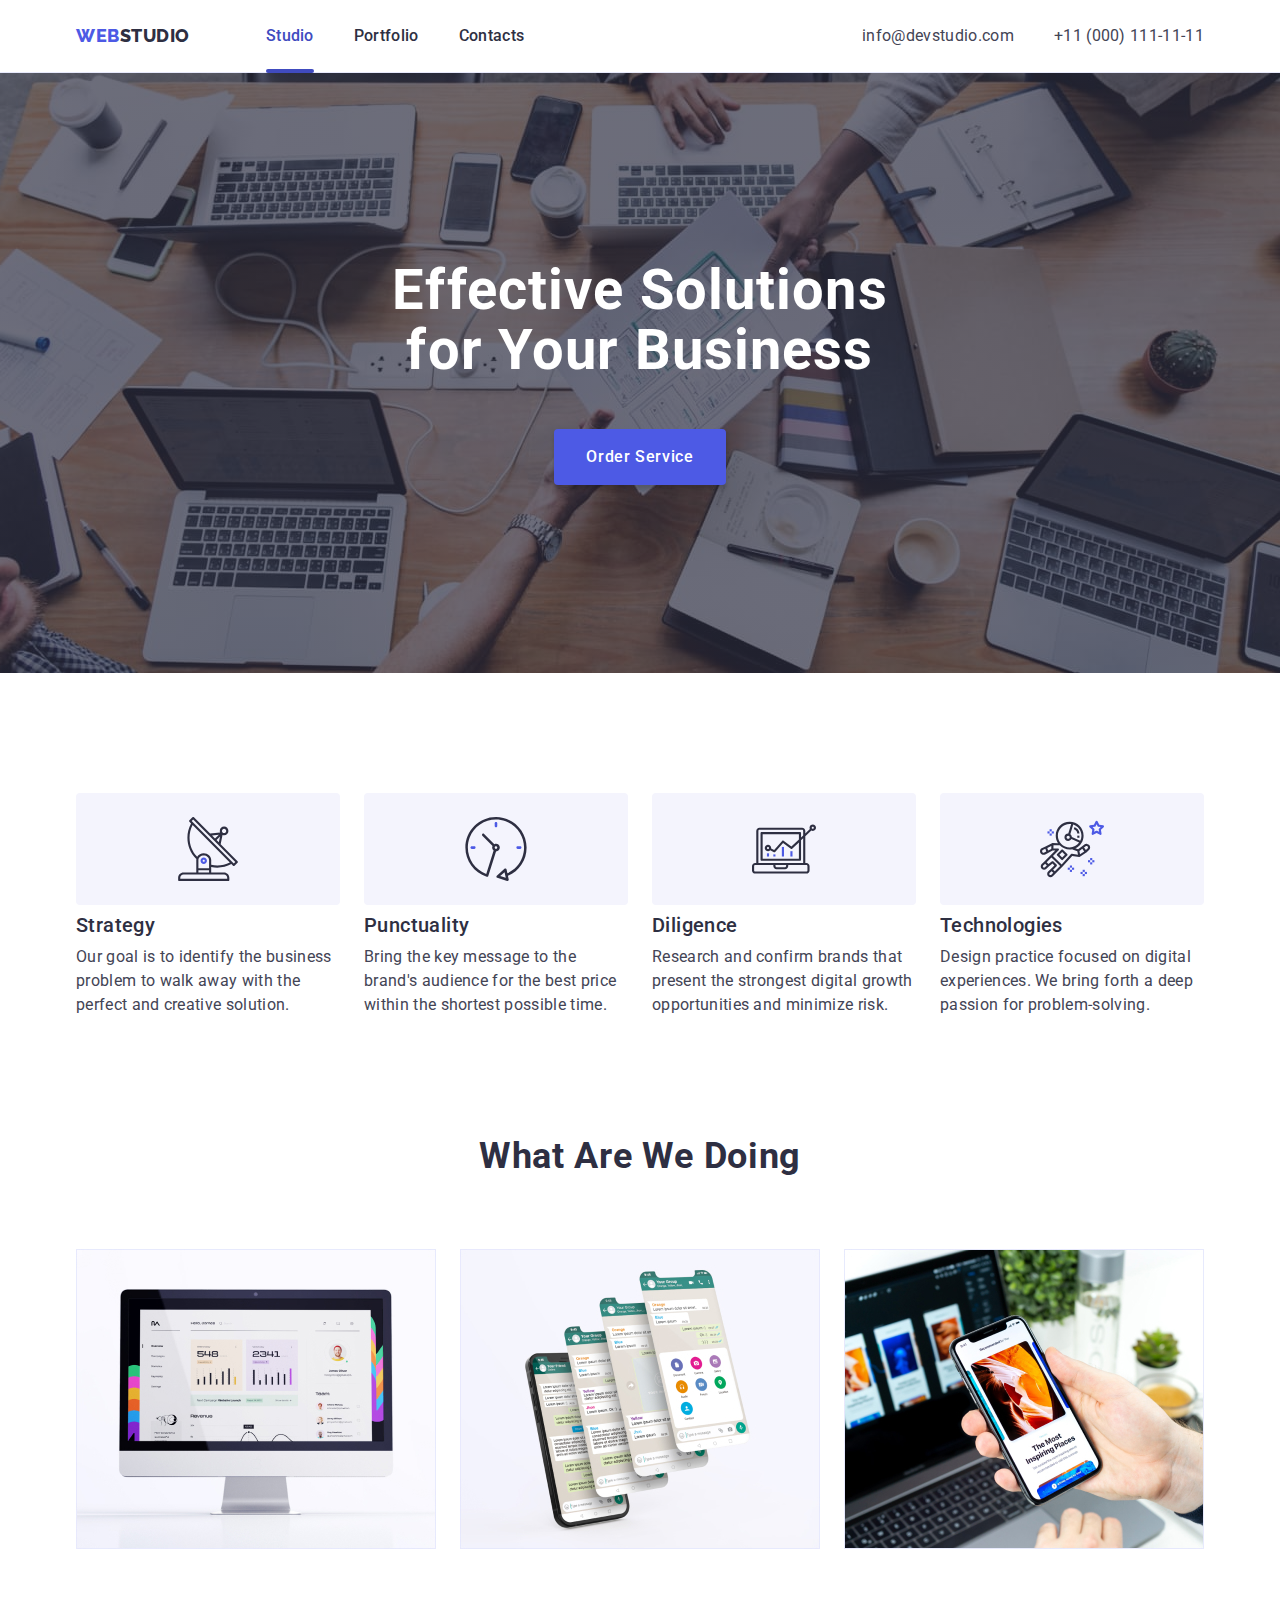
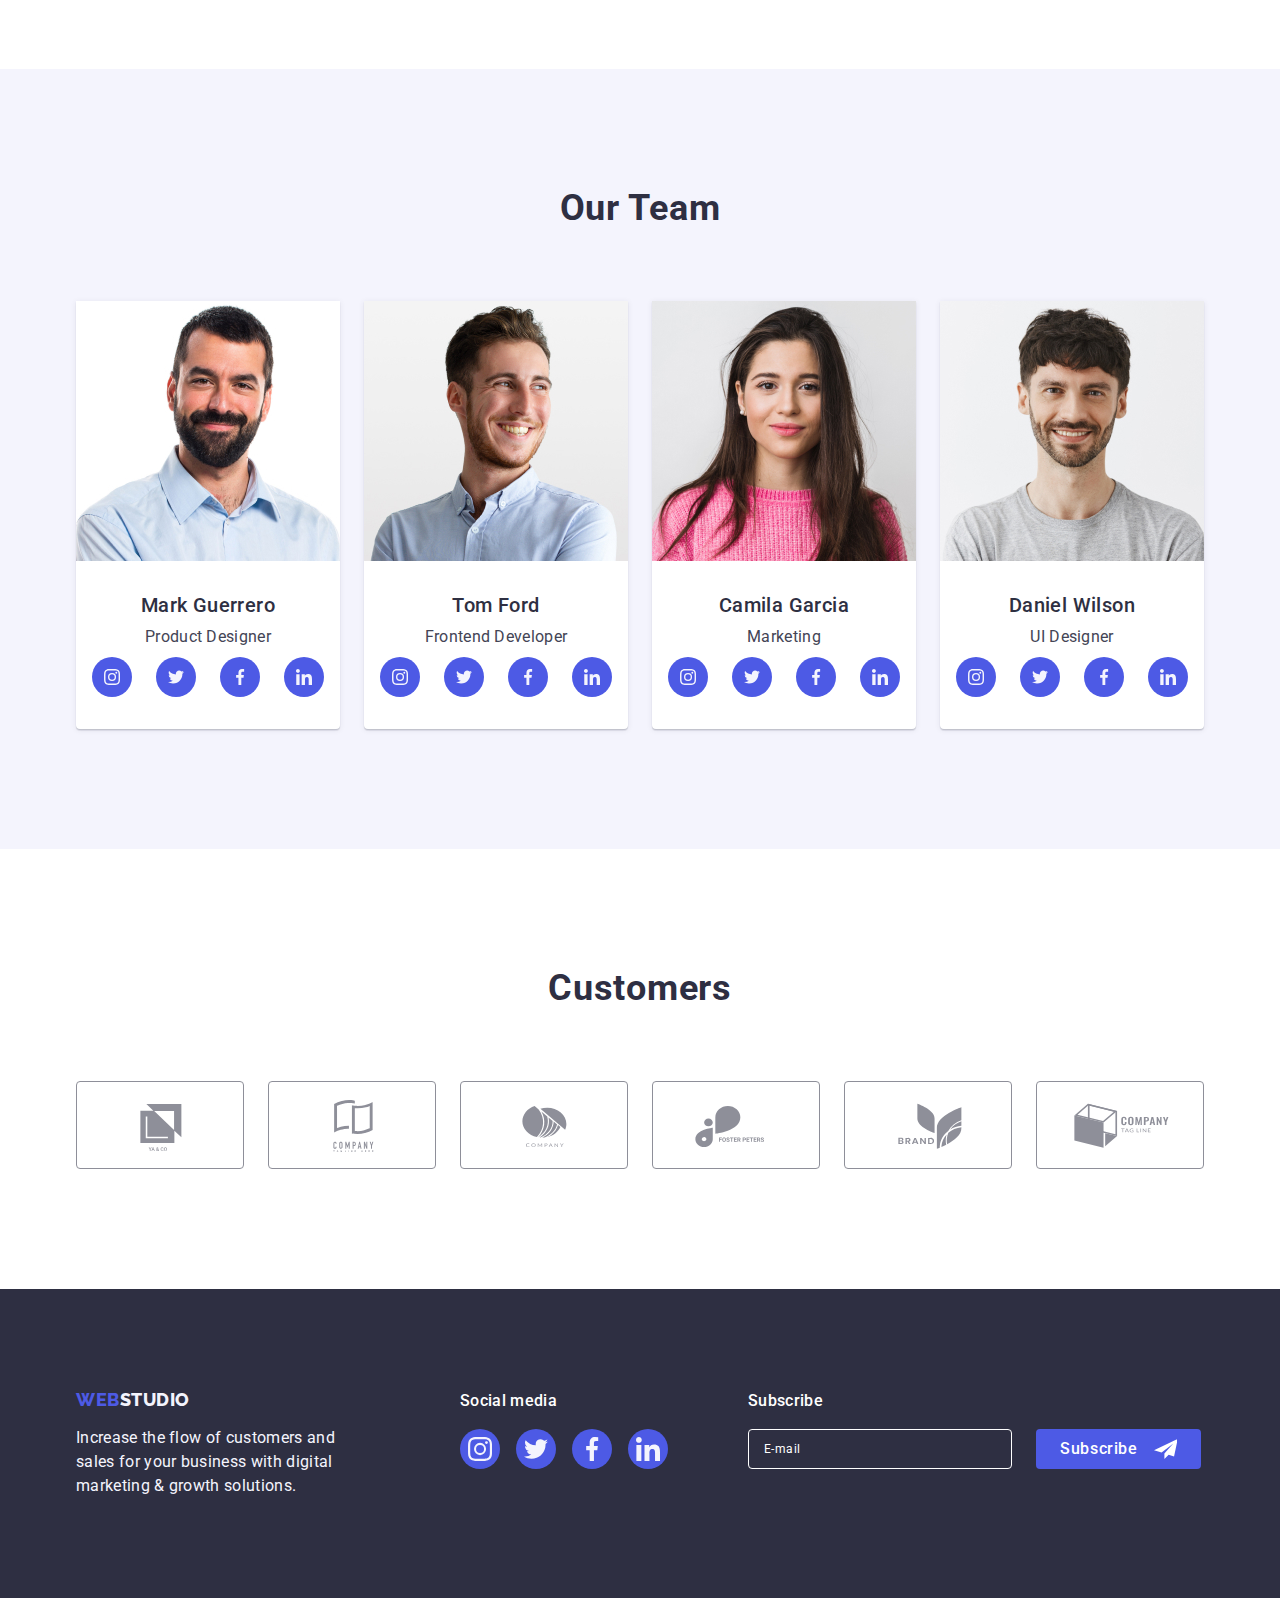
<file: index.html>
<!DOCTYPE html>
<html lang="en">
  <head>
    <meta charset="UTF-8" />
    <meta http-equiv="X-UA-Compatible" content="IE=edge" />
    <meta name="viewport" content="width=device-width, initial-scale=1.0" />
    <title>WebStudio</title>
    <link rel="preconnect" href="https://fonts.googleapis.com" />
    <link rel="preconnect" href="https://fonts.gstatic.com" crossorigin />
    <link
      href="https://fonts.googleapis.com/css2?family=Raleway:wght@800&family=Roboto:wght@400;500;700;900&display=swap"
      rel="stylesheet"
    />
    <link
      rel="stylesheet"
      href="https://cdnjs.cloudflare.com/ajax/libs/modern-normalize/1.1.0/modern-normalize.min.css"
    />
    <link rel="stylesheet" href="./css/styles.css" />
  </head>
  <body>
    <!-- Header -->
    <header class="header-border-color">
      <div class="container main-nav">
        <nav class="main-nav">
          <a href="./index.html" class="link header-web-style"
            >WEB<span class="header-studio-style">Studio</span>
          </a>
          <ul class="list header-list">
            <li class="item">
              <a href="./index.html" class="navi current link">Studio</a>
            </li>
            <li class="item">
              <a href="./portfolio.html" class="navi link">Portfolio</a>
            </li>
            <li class="item">
              <a href="" class="navi link">Contacts</a>
            </li>
          </ul>
        </nav>
        <!-- Addresses -->
        <address class="addresses link">
          <ul class="adrs-ul list">
            <li class="item">
              <a href="mailto:info@devstudio.com" class="addresses link"
                >info@devstudio.com</a
              >
            </li>
            <li class="item">
              <a href="tel:+110001111111" class="addresses link"
                >+11 (000) 111-11-11</a
              >
            </li>
          </ul>
        </address>
      </div>
    </header>
    <!-- Main -->
    <main>
      <!-- Section 1 -->
      <section class="hero-section">
        <div class="container">
          <h1 class="header-hero">Effective Solutions for Your Business</h1>
          <button
            class="order-button-st buttons-cursor"
            type="button"
            data-modal-open
          >
            Order Service
          </button>
        </div>
      </section>
      <!-- Section 2 -->
      <section class="pdng-sections second">
        <div class="container">
          <h2 class="headlines-scnd-rang visually-hidden">Advantages</h2>
          <ul class="list advantages">
            <li class="second-sec-items">
              <div class="second-icons">
                <svg width="64" height="64">
                  <use href="./images/icon.svg#icon-antenna"></use>
                </svg>
              </div>
              <h3 class="headlines-scnd-section">Strategy</h3>
              <p class="scnd-sec-par">
                Our goal is to identify the business problem to walk away with
                the perfect and creative solution.
              </p>
            </li>
            <li class="second-sec-items">
              <div class="second-icons">
                <svg width="64" height="64">
                  <use href="./images/icon.svg#icon-clock"></use>
                </svg>
              </div>
              <h3 class="headlines-scnd-section">Punctuality</h3>
              <p class="scnd-sec-par">
                Bring the key message to the brand's audience for the best price
                within the shortest possible time.
              </p>
            </li>
            <li class="second-sec-items icon-diagram">
              <div class="second-icons">
                <svg width="64" height="64">
                  <use href="./images/icon.svg#icon-diagram"></use>
                </svg>
              </div>
              <h3 class="headlines-scnd-section">Diligence</h3>
              <p class="scnd-sec-par">
                Research and confirm brands that present the strongest digital
                growth opportunities and minimize risk.
              </p>
            </li>
            <li class="second-sec-items icon-astronaut">
              <div class="second-icons">
                <svg width="64" height="64">
                  <use href="./images/icon.svg#icon-astronaut"></use>
                </svg>
              </div>
              <h3 class="headlines-scnd-section">Technologies</h3>
              <p class="scnd-sec-par">
                Design practice focused on digital experiences. We bring forth a
                deep passion for problem-solving.
              </p>
            </li>
          </ul>
        </div>
      </section>
      <!-- Section 3 -->
      <section class="pdng-sections thrd">
        <div class="container">
          <h2 class="headlines-scnd-rang thrd-sec">What are we doing</h2>
          <ul class="list index-imgs">
            <li class="index-imgs-width">
              <img src="./images/img1.jpg" alt="computer" width="360" />
            </li>
            <li class="index-imgs-width">
              <img src="./images/img2.jpg" alt="layers of screen" width="360" />
            </li>
            <li class="index-imgs-width">
              <img src="./images/img3.jpg" alt="phone" width="360" />
            </li>
          </ul>
        </div>
      </section>
      <!-- Section 4 -->
      <section class="team-section">
        <div class="container">
          <h2 class="headlines-scnd-rang our-team-headline">Our Team</h2>
          <ul class="list index-imgs">
            <li class="our-team">
              <img src="./images/img-mark.jpg" alt="Mark's photo" width="264" />
              <div class="team-sec-div">
                <h3 class="thrd-rang-headlines team-names">Mark Guerrero</h3>
                <p class="scnd-sec-par teams-par">Product Designer</p>
                <ul class="team-list">
                  <li class="team-item">
                    <a href="" class="team-links">
                      <svg class="team-svg" width="16" height="16">
                        <use href="./images/icon.svg#icon-instagram"></use>
                      </svg>
                    </a>
                  </li>
                  <li class="team-item">
                    <a href="" class="team-links">
                      <svg class="team-svg" width="16" height="16">
                        <use href="./images/icon.svg#icon-twitter"></use>
                      </svg>
                    </a>
                  </li>
                  <li class="team-item">
                    <a href="" class="team-links">
                      <svg class="team-svg" width="16" height="16">
                        <use href="./images/icon.svg#icon-facebook"></use>
                      </svg>
                    </a>
                  </li>
                  <li class="team-item">
                    <a href="" class="team-links">
                      <svg class="team-svg" width="16" height="16">
                        <use href="./images/icon.svg#icon-linkedin"></use>
                      </svg>
                    </a>
                  </li>
                </ul>
              </div>
            </li>
            <li class="our-team">
              <img src="./images/img-tom.jpg" alt="Tom's photo" width="264" />
              <div class="team-sec-div">
                <h3 class="thrd-rang-headlines team-names">Tom Ford</h3>
                <p class="scnd-sec-par teams-par">Frontend Developer</p>
                <ul class="team-list">
                  <li class="team-item">
                    <a href="" class="team-links">
                      <svg class="team-svg" width="16" height="16">
                        <use href="./images/icon.svg#icon-instagram"></use>
                      </svg>
                    </a>
                  </li>
                  <li class="team-item">
                    <a href="" class="team-links">
                      <svg class="team-svg" width="16" height="16">
                        <use href="./images/icon.svg#icon-twitter"></use>
                      </svg>
                    </a>
                  </li>
                  <li class="team-item">
                    <a href="" class="team-links">
                      <svg class="team-svg" width="16" height="16">
                        <use href="./images/icon.svg#icon-facebook"></use>
                      </svg>
                    </a>
                  </li>
                  <li class="team-item">
                    <a href="" class="team-links">
                      <svg class="team-svg" width="16" height="16">
                        <use href="./images/icon.svg#icon-linkedin"></use>
                      </svg>
                    </a>
                  </li>
                </ul>
              </div>
            </li>
            <li class="our-team">
              <img
                src="./images/img-camila.jpg"
                alt="Camila's photo"
                width="264"
              />
              <div class="team-sec-div">
                <h3 class="thrd-rang-headlines team-names">Camila Garcia</h3>
                <p class="scnd-sec-par teams-par">Marketing</p>
                <ul class="team-list">
                  <li class="team-item">
                    <a href="" class="team-links">
                      <svg class="team-svg" width="16" height="16">
                        <use href="./images/icon.svg#icon-instagram"></use>
                      </svg>
                    </a>
                  </li>
                  <li class="team-item">
                    <a href="" class="team-links">
                      <svg class="team-svg" width="16" height="16">
                        <use href="./images/icon.svg#icon-twitter"></use>
                      </svg>
                    </a>
                  </li>
                  <li class="team-item">
                    <a href="" class="team-links">
                      <svg class="team-svg" width="16" height="16">
                        <use href="./images/icon.svg#icon-facebook"></use>
                      </svg>
                    </a>
                  </li>
                  <li class="team-item">
                    <a href="" class="team-links">
                      <svg class="team-svg" width="16" height="16">
                        <use href="./images/icon.svg#icon-linkedin"></use>
                      </svg>
                    </a>
                  </li>
                </ul>
              </div>
            </li>
            <li class="our-team">
              <img
                src="./images/img-daniel.jpg"
                alt="Daniel's photo"
                width="264"
              />
              <div class="team-sec-div">
                <h3 class="thrd-rang-headlines team-names">Daniel Wilson</h3>
                <p class="scnd-sec-par teams-par">UI Designer</p>
                <ul class="team-list">
                  <li class="team-item">
                    <a href="" class="team-links">
                      <svg class="team-svg" width="16" height="16">
                        <use href="./images/icon.svg#icon-instagram"></use>
                      </svg>
                    </a>
                  </li>
                  <li class="team-item">
                    <a href="" class="team-links">
                      <svg class="team-svg" width="16" height="16">
                        <use href="./images/icon.svg#icon-twitter"></use>
                      </svg>
                    </a>
                  </li>
                  <li class="team-item">
                    <a href="" class="team-links">
                      <svg class="team-svg" width="16" height="16">
                        <use href="./images/icon.svg#icon-facebook"></use>
                      </svg>
                    </a>
                  </li>
                  <li class="team-item">
                    <a href="" class="team-links">
                      <svg class="team-svg" width="16" height="16">
                        <use href="./images/icon.svg#icon-linkedin"></use>
                      </svg>
                    </a>
                  </li>
                </ul>
              </div>
            </li>
          </ul>
        </div>
      </section>
      <!-- Section 5 -->
      <section class="fifth-sec">
        <div class="container">
          <h2 class="headlines-scnd-rang customrers-headline">Customers</h2>
          <ul class="customers-list">
            <li class="customers-item">
              <a href="" class="customers-link">
                <svg class="customers-size" width="104" height="56">
                  <use href="./images/icon.svg#icon-client-one"></use>
                </svg>
              </a>
            </li>
            <li class="customers-item">
              <a href="" class="customers-link">
                <svg class="customers-size" width="104" height="56">
                  <use href="./images/icon.svg#icon-client-two"></use>
                </svg>
              </a>
            </li>
            <li class="customers-item">
              <a href="" class="customers-link">
                <svg class="customers-size" width="104" height="56">
                  <use href="./images/icon.svg#icon-client-three"></use>
                </svg>
              </a>
            </li>
            <li class="customers-item">
              <a href="" class="customers-link">
                <svg class="customers-size" width="104" height="56">
                  <use href="./images/icon.svg#icon-client-four"></use>
                </svg>
              </a>
            </li>
            <li class="customers-item">
              <a href="" class="customers-link">
                <svg class="customers-size" width="104" height="56">
                  <use href="./images/icon.svg#icon-client-five"></use>
                </svg>
              </a>
            </li>
            <li class="customers-item">
              <a href="" class="customers-link">
                <svg class="customers-size" width="104" height="56">
                  <use href="./images/icon.svg#icon-client-six"></use>
                </svg>
              </a>
            </li>
          </ul>
        </div>
      </section>
    </main>
    <!-- Footer -->
    <footer class="footer-color">
      <div class="container footer-flex">
        <div class="footer-social-medias">
          <a class="footer-logo-web link" href="./index.html"
            >WEB<span class="footer-studio-style">Studio</span>
          </a>
          <p class="footer-par">
            Increase the flow of customers and sales for your business with
            digital marketing & growth solutions.
          </p>
        </div>
        <div class="social-media-box">
          <p class="footer-soc-head">Social media</p>
          <ul class="social-links-flex">
            <li class="footer-item">
              <a href="" class="footer-links"
                ><svg class="footer-social" width="24" height="24">
                  <use href="./images/icon.svg#icon-instagram"></use>
                </svg>
              </a>
            </li>
            <li class="footer-item">
              <a href="" class="footer-links"
                ><svg class="footer-social" width="24" height="24">
                  <use href="./images/icon.svg#icon-twitter"></use>
                </svg>
              </a>
            </li>
            <li class="footer-item">
              <a href="" class="footer-links"
                ><svg class="footer-social" width="24" height="24">
                  <use href="./images/icon.svg#icon-facebook"></use>
                </svg>
              </a>
            </li>
            <li class="footer-item">
              <a href="" class="footer-links">
                <svg class="footer-social" width="24" height="24">
                  <use href="./images/icon.svg#icon-linkedin"></use>
                </svg>
              </a>
            </li>
          </ul>
        </div>
        <div>
          <p class="footer-soc-head">Subscribe</p>
          <form class="footer-form">
            <label class="info-label">
              <input
                type="email"
                name="email"
                class="footer-input"
                placeholder=" "
              />
              <span class="email-span">E-mail</span>
            </label>
            <button type="submit" class="footer-sub-btn buttons-cursor">
              Subscribe
            </button>
          </form>
        </div>
      </div>
    </footer>
    <!-- Backdrop -->
    <div class="backdrop is-hidden" data-modal>
      <div class="modal">
        <button class="modal-close-btn" type="button" data-modal-close>
          <svg class="close-btn-svg" width="8" height="8">
            <use href="./images/icon.svg#icon-close-btn"></use>
          </svg>
        </button>
        <strong class="strong-modal"
          >Leave your contacts and we will call you back</strong
        >
        <form name="contacts" class="form">
          <div class="form-field">
            <label for="name" class="form-label">Name</label>
            <div class="modal-input-box">
              <input
                class="modal-input"
                type="text"
                name="name"
                id="name"
                required
                minlength="5"
                placeholder=" "
              />
              <svg class="modal-icon" width="18" height="24">
                <use href="./images/icon.svg#icon-person"></use>
              </svg>
            </div>
          </div>

          <div class="form-field">
            <label for="phone" class="form-label">Phone</label>
            <div class="modal-input-box">
              <input
                class="modal-input"
                type="tel"
                name="phone"
                id="phone"
                placeholder=" "
              />
              <svg class="modal-icon" width="18" height="24">
                <use href="./images/icon.svg#icon-phone"></use>
              </svg>
            </div>
          </div>

          <div class="form-field">
            <label for="email" class="form-label">Email</label>
            <div class="modal-input-box">
              <input
                class="modal-input"
                type="email"
                name="email"
                id="email"
                placeholder=" "
              />
              <svg class="modal-icon" width="18" height="24">
                <use href="./images/icon.svg#icon-email"></use>
              </svg>
            </div>
          </div>

          <label for="comment" class="form-label">Comment</label>
          <textarea
            class="form-textarea"
            name="comment"
            id="comment"
            rows="5"
            placeholder="Text input"
          ></textarea>

          <label class="privacy-modal">
            <input
              type="checkbox"
              name="privacy"
              value="privacy"
              class="privacy-box"
              required
            />
            <span class="privacy-modal-text"
              >I accept the terms and conditions of the
              <a class="privacy-modal-link" href="">Privacy Policy</a></span
            >
          </label>

          <button class="modal-sub-btn buttons-cursor" type="submit">
            Send
          </button>
        </form>
      </div>
    </div>
    <script src="./js/modal.js"></script>
  </body>
</html>
</file>
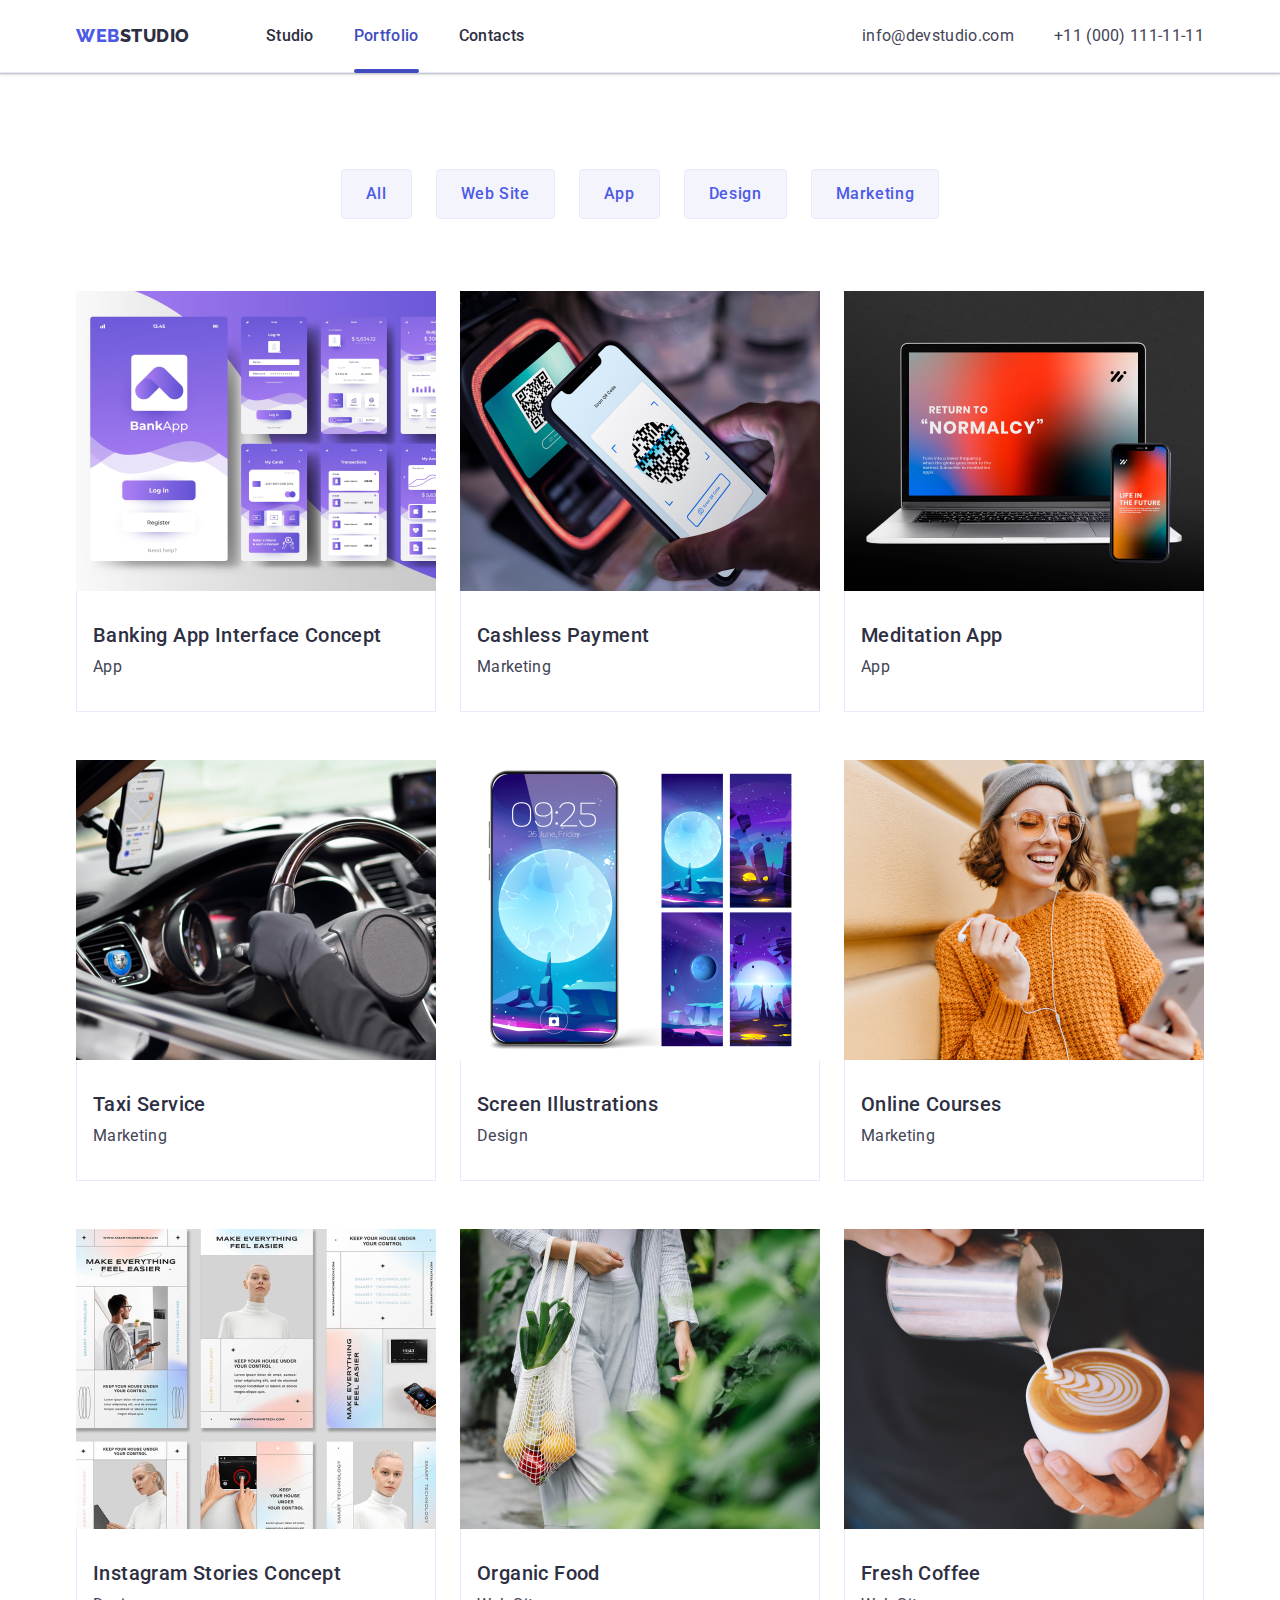
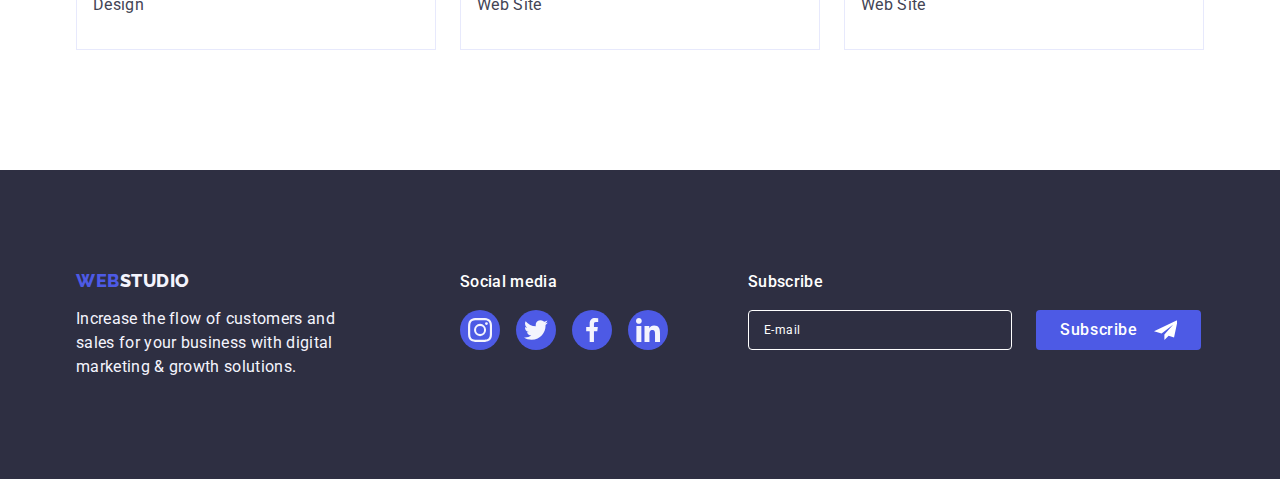
<file: portfolio.html>
<!DOCTYPE html>
<html lang="en">
  <head>
    <meta charset="UTF-8" />
    <meta http-equiv="X-UA-Compatible" content="IE=edge" />
    <meta name="viewport" content="width=device-width, initial-scale=1.0" />
    <title>Portfolio</title>
    <link rel="preconnect" href="https://fonts.googleapis.com" />
    <link rel="preconnect" href="https://fonts.gstatic.com" crossorigin />
    <link
      href="https://fonts.googleapis.com/css2?family=Raleway:wght@800&family=Roboto:wght@400;500;700;900&display=swap"
      rel="stylesheet"
    />
    <link
      rel="stylesheet"
      href="https://cdnjs.cloudflare.com/ajax/libs/modern-normalize/1.1.0/modern-normalize.min.css"
    />
    <link rel="stylesheet" href="./css/styles.css" />
  </head>
  <body>
    <!-- Header -->
    <header class="header-border-color">
      <div class="container main-nav">
        <nav class="main-nav">
          <a href="./index.html" class="link header-web-style"
            >WEB<span class="header-studio-style">Studio</span>
          </a>
          <ul class="list header-list">
            <li class="item">
              <a href="./index.html" class="navi link">Studio</a>
            </li>
            <li class="item">
              <a href="./portfolio.html" class="navi current link">Portfolio</a>
            </li>
            <li class="item"><a href="" class="navi link">Contacts</a></li>
          </ul>
        </nav>
        <!-- Addresses -->
        <address class="addresses link">
          <ul class="adrs-ul list">
            <li class="item">
              <a href="mailto:info@devstudio.com" class="addresses link"
                >info@devstudio.com</a
              >
            </li>
            <li class="item">
              <a href="tel:+110001111111" class="addresses link"
                >+11 (000) 111-11-11</a
              >
            </li>
          </ul>
        </address>
      </div>
    </header>
    <!-- Main -->
    <main>
      <!-- Section -->
      <section class="section">
        <div class="container">
          <h1 hidden>Filters</h1>
          <ul class="list port-btn">
            <li class="btn-item">
              <button class="buttons buttons-cursor" type="button">All</button>
            </li>
            <li class="btn-item">
              <button class="buttons buttons-cursor" type="button">
                Web Site
              </button>
            </li>
            <li class="btn-item">
              <button class="buttons buttons-cursor" type="button">App</button>
            </li>
            <li class="btn-item">
              <button class="buttons buttons-cursor" type="button">
                Design
              </button>
            </li>
            <li class="btn-item">
              <button class="buttons buttons-cursor" type="button">
                Marketing
              </button>
            </li>
          </ul>
          <ul class="list apps-imgs">
            <li class="filters-mrgns">
              <a href="" class="link portfolio-link">
                <div class="portfolio-hover">
                  <img
                    src="./images/portfolio/img-app.jpg"
                    alt="Banking App"
                    width="360"
                  />
                  <div class="portf-hover-text">
                    <p>
                      14 Stylish and User-Friendly App Design Concepts · Task
                      Manager App · Calorie Tracker App · Exotic Fruit Ecommerce
                      App · Cloud Storage App
                    </p>
                  </div>
                </div>
                <div class="app-pdng">
                  <h2 class="port-scnd-headlines">
                    Banking App Interface Concept
                  </h2>
                  <p class="portfolio-par">App</p>
                </div>
              </a>
            </li>
            <li class="filters-mrgns">
              <a href="" class="link portfolio-link">
                <div class="portfolio-hover">
                  <img
                    src="./images/portfolio/img-nfc.jpg"
                    alt="nfc"
                    width="360"
                  />
                  <div class="portf-hover-text">
                    <p>
                      14 Stylish and User-Friendly App Design Concepts · Task
                      Manager App · Calorie Tracker App · Exotic Fruit Ecommerce
                      App · Cloud Storage App
                    </p>
                  </div>
                </div>
                <div class="app-pdng">
                  <h2 class="port-scnd-headlines">Cashless Payment</h2>
                  <p class="portfolio-par">Marketing</p>
                </div></a
              >
            </li>
            <li class="filters-mrgns">
              <a href="" class="link portfolio-link">
                <div class="portfolio-hover">
                  <img
                    src="./images/portfolio/img-meditation-app.jpg"
                    alt="meditation app"
                    width="360"
                  />
                  <div class="portf-hover-text">
                    <p>
                      14 Stylish and User-Friendly App Design Concepts · Task
                      Manager App · Calorie Tracker App · Exotic Fruit Ecommerce
                      App · Cloud Storage App
                    </p>
                  </div>
                </div>
                <div class="app-pdng">
                  <h2 class="port-scnd-headlines">Meditation App</h2>
                  <p class="portfolio-par">App</p>
                </div></a
              >
            </li>
            <li class="filters-mrgns">
              <a href="" class="link portfolio-link">
                <div class="portfolio-hover">
                  <img
                    src="./images/portfolio/img-taxi.jpg"
                    alt="driver"
                    width="360"
                  />
                  <div class="portf-hover-text">
                    <p>
                      14 Stylish and User-Friendly App Design Concepts · Task
                      Manager App · Calorie Tracker App · Exotic Fruit Ecommerce
                      App · Cloud Storage App
                    </p>
                  </div>
                </div>
                <div class="app-pdng">
                  <h2 class="port-scnd-headlines">Taxi Service</h2>
                  <p class="portfolio-par">Marketing</p>
                </div></a
              >
            </li>
            <li class="filters-mrgns">
              <a href="" class="link portfolio-link">
                <div class="portfolio-hover">
                  <img
                    src="./images/portfolio/img-purple-screens.jpg"
                    alt="purple screens"
                    width="360"
                  />
                  <div class="portf-hover-text">
                    <p>
                      14 Stylish and User-Friendly App Design Concepts · Task
                      Manager App · Calorie Tracker App · Exotic Fruit Ecommerce
                      App · Cloud Storage App
                    </p>
                  </div>
                </div>
                <div class="app-pdng">
                  <h2 class="port-scnd-headlines">Screen Illustrations</h2>
                  <p class="portfolio-par">Design</p>
                </div></a
              >
            </li>
            <li class="filters-mrgns">
              <a href="" class="link portfolio-link">
                <div class="portfolio-hover">
                  <img
                    src="./images/portfolio/img-girl-orange.jpg"
                    alt="Girl in orange sweater"
                    width="360"
                  />
                  <div class="portf-hover-text">
                    <p>
                      14 Stylish and User-Friendly App Design Concepts · Task
                      Manager App · Calorie Tracker App · Exotic Fruit Ecommerce
                      App · Cloud Storage App
                    </p>
                  </div>
                </div>
                <div class="app-pdng">
                  <h2 class="port-scnd-headlines">Online Courses</h2>
                  <p class="portfolio-par">Marketing</p>
                </div></a
              >
            </li>
            <li class="filters-mrgns">
              <a href="" class="link portfolio-link">
                <div class="portfolio-hover">
                  <img
                    src="./images/portfolio/img-design-conception.jpg"
                    alt="design conception"
                    width="360"
                  />
                  <div class="portf-hover-text">
                    <p>
                      14 Stylish and User-Friendly App Design Concepts · Task
                      Manager App · Calorie Tracker App · Exotic Fruit Ecommerce
                      App · Cloud Storage App
                    </p>
                  </div>
                </div>
                <div class="app-pdng">
                  <h2 class="port-scnd-headlines">Instagram Stories Concept</h2>
                  <p class="portfolio-par">Design</p>
                </div></a
              >
            </li>
            <li class="filters-mrgns">
              <a href="" class="link portfolio-link">
                <div class="portfolio-hover">
                  <img
                    src="./images/portfolio/img-vegetables-in-bag.jpg"
                    alt="vegetables in bag"
                    width="360"
                  />
                  <div class="portf-hover-text">
                    <p>
                      14 Stylish and User-Friendly App Design Concepts · Task
                      Manager App · Calorie Tracker App · Exotic Fruit Ecommerce
                      App · Cloud Storage App
                    </p>
                  </div>
                </div>
                <div class="app-pdng">
                  <h2 class="port-scnd-headlines">Organic Food</h2>
                  <p class="portfolio-par">Web Site</p>
                </div></a
              >
            </li>
            <li class="filters-mrgns">
              <a href="" class="link portfolio-link">
                <div class="portfolio-hover">
                  <img
                    src="./images/portfolio/img-making-latte.jpg"
                    alt="Making latte"
                    width="360"
                  />
                  <div class="portf-hover-text">
                    <p>
                      14 Stylish and User-Friendly App Design Concepts · Task
                      Manager App · Calorie Tracker App · Exotic Fruit Ecommerce
                      App · Cloud Storage App
                    </p>
                  </div>
                </div>
                <div class="app-pdng">
                  <h2 class="port-scnd-headlines">Fresh Coffee</h2>
                  <p class="portfolio-par">Web Site</p>
                </div></a
              >
            </li>
          </ul>
        </div>
      </section>
    </main>
    <!-- Footer -->
    <footer class="footer-color">
      <div class="container footer-flex">
        <div class="footer-social-medias">
          <a class="footer-logo-web link" href="./index.html"
            >WEB<span class="footer-studio-style">Studio</span>
          </a>
          <p class="footer-par">
            Increase the flow of customers and sales for your business with
            digital marketing & growth solutions.
          </p>
        </div>
        <div class="social-media-box">
          <p class="footer-soc-head">Social media</p>
          <ul class="social-links-flex">
            <li class="footer-item">
              <a href="" class="footer-links"
                ><svg class="footer-social" width="24" height="24">
                  <use href="./images/icon.svg#icon-instagram"></use>
                </svg>
              </a>
            </li>
            <li class="footer-item">
              <a href="" class="footer-links"
                ><svg class="footer-social" width="24" height="24">
                  <use href="./images/icon.svg#icon-twitter"></use>
                </svg>
              </a>
            </li>
            <li class="footer-item">
              <a href="" class="footer-links"
                ><svg class="footer-social" width="24" height="24">
                  <use href="./images/icon.svg#icon-facebook"></use>
                </svg>
              </a>
            </li>
            <li class="footer-item">
              <a href="" class="footer-links">
                <svg class="footer-social" width="24" height="24">
                  <use href="./images/icon.svg#icon-linkedin"></use>
                </svg>
              </a>
            </li>
          </ul>
        </div>
        <div>
          <p class="footer-soc-head">Subscribe</p>
          <form class="footer-form">
            <label class="info-label">
              <input type="email" class="footer-input" placeholder=" " />
              <span class="email-span">E-mail</span>
            </label>
            <button type="submit" class="footer-sub-btn buttons-cursor">
              Subscribe
            </button>
          </form>
        </div>
      </div>
    </footer>
  </body>
</html>
</file>
<file: css/styles.css>
:root {
  --modal-window: #fcfcfc;
  --order-button-color: #4d5ae5;
  --pressed-state: #404bbf;
  --header-team-card-background: #ffffff;
  --headline-color: #2e2f42;
  --par-color: #434455;
  --accent-color: #e7e9fc;
  --light-mode-dialogs: #f4f4fd;
  --success-color: #31d0aa;
  --light-slate: #8e8f99;
  --customers-color: #afb1b8;
  --font-weight-regular: 400;
  --font-weight-medium: 500;
  --font-weight-bold: 700;
  --font-weight-raleway-ex-bold: 800;
  --font-weight-extra-bold: 900;
  --transition-timing-function: cubic-bezier(0.4, 0, 0.2, 1);
}
body {
  font-family: "Roboto", sans-serif;
  color: var(--par-color);
  background-color: var(--header-team-card-background);
}

img {
  display: block;
}

/*#region Container */
.container {
  width: 1158px;
  padding: 0 15px;
  margin: 0 auto;
}

.visually-hidden {
  position: absolute;
  white-space: nowrap;
  width: 1px;
  height: 1px;
  overflow: hidden;
  border: 0;
  padding: 0;
  clip: rect(0 0 0 0);
  clip-path: inset(50%);
  margin: -1px;
}
/*#endregion Container */

/*#region Uti */

.link {
  text-decoration: none;
}

.list {
  list-style: none;
  margin: 0;
  padding: 0;
}

.buttons-cursor {
  cursor: pointer;
}
/*#endregion Uti */

/*#region header */

.header-border-color {
  display: flex;
  border-bottom: 1px solid var(--accent-color);
  background-color: var(--header-team-card-background);
  box-shadow: 0px 2px 1px rgba(46, 47, 66, 0.08),
    0px 1px 1px rgba(46, 47, 66, 0.16), 0px 1px 6px rgba(46, 47, 66, 0.08);
}

.header-web-style {
  color: var(--order-button-color);
  font-family: "Raleway", sans-serif;
  font-weight: var(--font-weight-raleway-ex-bold);
  font-size: 18px;
  line-height: 1.17;
  letter-spacing: 0.03em;
  text-transform: uppercase;
  margin-right: 76px;
}

.header-studio-style {
  color: var(--headline-color);
  line-height: 1.17;
  letter-spacing: 0.03em;
  text-transform: uppercase;
}

/* Header logo */

.main-nav {
  display: flex;
  align-items: center;
}

/* header-nav */

.header-list {
  display: flex;
  gap: 40px;
}

.navi {
  position: relative;
}

.navi::after {
  content: "";
  position: absolute;
  bottom: -1px;
  left: 0;

  width: 100%;
  height: 4px;

  border-radius: 2px;

  transform: scaleX(0);
  transition: background-color 250ms var(--transition-timing-function),
    transform 250ms var(--transition-timing-function);
}

.navi.current::after,
.navi:hover::after,
.navi:focus::after {
  background-color: var(--pressed-state);
  transform: scaleX(1);
}

.header-list .navi.link {
  display: block;
  padding-top: 24px;
  padding-bottom: 24px;

  font-weight: 500;
  font-size: 16px;
  line-height: 1.5;
  letter-spacing: 0.02em;
  color: var(--headline-color);

  transition: color 250ms var(--transition-timing-function);
}

.navi.link:active,
.navi.link:focus,
.navi.link:hover {
  color: var(--pressed-state);
}

.header-list .navi.current {
  color: var(--pressed-state);
}

/* header address */

/* Contacts */

.addresses {
  margin-left: auto;
}

.adrs-ul {
  display: flex;
  gap: 40px;
}

.addresses.link {
  font-style: normal;
  font-weight: var(--font-weight-regular);
  font-size: 16px;
  line-height: 1.5;
  letter-spacing: 0.02em;
  color: var(--par-color);

  transition: color 250ms var(--transition-timing-function);
}
.addresses.link:hover,
.addresses.link:active,
.addresses.link:focus {
  color: var(--pressed-state);
}

/*#endregion header */

/*#region 1st section */

.hero-section {
  max-width: 1440px;
  height: 600px;
  background-color: var(--headline-color);
  background-image: linear-gradient(
      rgba(46, 47, 66, 0.7),
      rgba(46, 47, 66, 0.7)
    ),
    url("../images/hero-dark-bg.jpg");
  background-position: center;
  background-repeat: no-repeat;
  background-size: cover;

  text-align: center;
  padding-top: 188px;
  padding-bottom: 188px;
  margin-left: auto;
  margin-right: auto;
}

.header-hero {
  margin-bottom: 48px;
  margin-top: 0;
  max-width: 496px;
  margin-left: auto;
  margin-right: auto;
  font-weight: var(--font-weight-bold);
  font-size: 56px;
  line-height: 1.07;
  letter-spacing: 0.02em;
  color: var(--header-team-card-background);
}

.order-button-st {
  display: block;
  padding: 16px 32px;
  margin-left: auto;
  margin-right: auto;
  min-width: 169px;
  font-family: "Roboto", sans-serif;
  background: var(--order-button-color);
  border-radius: 4px;
  border: 0px;
  box-shadow: 0px 4px 4px rgba(0, 0, 0, 0.15);

  font-weight: var(--font-weight-medium);
  font-size: 16px;
  line-height: 1.5;
  letter-spacing: 0.04em;
  color: var(--header-team-card-background);

  transition: background-color 250ms var(--transition-timing-function);
}

.order-button-st:hover,
.order-button-st:focus {
  background: var(--pressed-state);
}

/*#endregion 1st section */

/*#region section 2 */

.pdng-sections.second {
  padding-top: 120px;
  padding-bottom: 120px;
}

.headlines-scnd-section {
  margin-top: 0;
  margin-bottom: 8px;
  font-weight: var(--font-weight-medium);
  font-size: 20px;
  line-height: 1.2;
  letter-spacing: 0.02em;
  color: var(--headline-color);
}

.advantages {
  display: flex;
  gap: 24px;
}

.second-sec-items {
  width: calc((100% - 72px) / 4);
}

.second-icons {
  display: flex;
  width: 264px;
  height: 112px;
  background-color: var(--light-mode-dialogs);
  border-radius: 4px;
  justify-content: center;
  align-items: center;
  margin-bottom: 8px;
}

.scnd-sec-par {
  margin-top: 0;
  margin-bottom: 0;
  font-size: 16px;
  line-height: 1.5;
  letter-spacing: 0.02em;
  color: var(--par-color);
}

/*#endregion section 2 */

/*#region third section */

.pdng-sections.thrd {
  padding-bottom: 120px;
}

.headlines-scnd-rang.thrd-sec {
  margin-bottom: 72px;
}

.headlines-scnd-rang {
  margin-top: 0;
  margin-bottom: 0;
  font-weight: var(--font-weight-bold);
  font-size: 36px;
  line-height: 1.11;
  text-align: center;
  letter-spacing: 0.02em;
  text-transform: capitalize;
  color: var(--headline-color);
}

.index-imgs-width {
  width: calc((100%-48px) / 2);
}

.index-imgs {
  display: flex;
  gap: 24px;
}

/*#endregion third section */

/*#region section 4*/

.team-section {
  background: var(--light-mode-dialogs);
  padding-top: 120px;
  padding-bottom: 120px;
}

.our-team {
  background-color: var(--header-team-card-background);
  box-shadow: 0px 1px 6px rgba(46, 47, 66, 0.08),
    0px 1px 1px rgba(46, 47, 66, 0.16), 0px 2px 1px rgba(46, 47, 66, 0.08);
  border-radius: 0px 0px 4px 4px;
}

.our-team-headline {
  margin-bottom: 72px;
}

.team-sec-div {
  padding: 32px 0px;
}

.thrd-rang-headlines {
  margin-top: 0;
  margin-bottom: 8px;
  font-weight: var(--font-weight-medium);
  font-size: 20px;
  line-height: 1.2;
  letter-spacing: 0.02em;
  color: var(--headline-color);
}

.team-names {
  text-align: center;
}

.teams-par {
  text-align: center;
  margin-bottom: 8px;
}

.team-list {
  display: flex;
  list-style: none;
  padding: 0;
  margin: 0;
  gap: 24px;
  justify-content: center;
  align-items: center;
}

.team-links {
  display: flex;
  background-color: var(--order-button-color);
  border-radius: 50%;
  border: 0;
  align-items: center;
  justify-content: center;
  width: 40px;
  height: 40px;

  transition: background-color 250ms var(--transition-timing-function);
}

.team-links:hover,
.team-links:active,
.team-links:focus {
  background-color: var(--pressed-state);
}

.team-svg {
  fill: var(--light-mode-dialogs);
}

/*#endregion section 4*/

/*#region section 5*/

.fifth-sec {
  padding-top: 120px;
  padding-bottom: 120px;
  background-color: var(--header-team-card-background);
}

.customrers-headline {
  margin-bottom: 72px;
  line-height: 1.1;
}

.customers-list {
  display: flex;
  list-style: none;
  margin: 0;
  padding: 0;
  gap: 24px;
  justify-content: center;
}

.customers-link {
  display: flex;
  border: 1px solid var(--light-slate);
  border-radius: 4px;
  width: 168px;
  height: 88px;
  align-items: center;
  justify-content: center;
  color: var(--light-slate);

  transition: border-color 250ms var(--transition-timing-function),
    color 250ms var(--transition-timing-function);
}

.customers-link:hover,
.customers-link:focus,
.customers-link:active {
  border-color: var(--pressed-state);
  color: var(--pressed-state);
}

.customers-size {
  fill: currentColor;
}

/*#endregion section 5*/

/*#region Footer */

.footer-color {
  display: flex;
  background: var(--headline-color);
  padding-bottom: 100px;
  padding-top: 100px;
}

.footer-flex {
  display: flex;
  align-items: baseline;
}

.footer-social-medias {
  margin-right: 120px;
}

.footer-logo-web {
  display: inline-block;
  font-family: "Raleway", sans-serif;
  color: var(--order-button-color);
  font-weight: var(--font-weight-raleway-ex-bold);
  font-size: 18px;
  line-height: 1.17;
  letter-spacing: 0.03em;
  text-transform: uppercase;
  margin-bottom: 16px;
}

.footer-studio-style {
  font-family: "Raleway", sans-serif;
  font-weight: var(--font-weight-raleway-ex-bold);
  font-size: 18px;
  line-height: 1.17;
  letter-spacing: 0.03em;
  color: var(--light-mode-dialogs);
}

.footer-par {
  width: 264px;
  font-size: 16px;
  line-height: 1.5;
  letter-spacing: 0.02em;
  color: var(--light-mode-dialogs);
  margin-top: 0;
  margin-bottom: 0;
}

.social-media-box {
  margin-right: 80px;
}

.footer-soc-head {
  color: var(--header-team-card-background);
  font-weight: var(--font-weight-medium);
  font-size: 16px;
  line-height: 1.5;
  letter-spacing: 0.02em;
  margin-top: 0;
  margin-bottom: 16px;
}

.social-links-flex {
  display: flex;
  list-style: none;
  padding: 0;
  margin: 0;
  gap: 16px;
}

.footer-links {
  display: flex;
  padding: 0;
  margin: 0;
  border: 0;
  border-radius: 50%;
  width: 40px;
  height: 40px;
  background-color: var(--order-button-color);
  align-items: center;
  justify-content: center;

  transition: background-color 250ms var(--transition-timing-function);
}

.footer-social {
  fill: var(--light-mode-dialogs);
}

.footer-links:hover,
.footer-links:active,
.footer-links:focus {
  background-color: var(--success-color);
}

.footer-form {
  display: flex;
}

.info-label {
  position: relative;
}

.footer-input {
  display: inline-block;
  padding: 8px 16px;

  background-color: transparent;
  outline: none;
  border: 1px solid var(--header-team-card-background);
  border-radius: 4px;

  width: 264px;
  height: 40px;

  font-weight: var(--font-weight-regular);
  font-size: 12px;
  line-height: 2;

  letter-spacing: 0.04em;

  color: var(--header-team-card-background);
}

.email-span {
  position: absolute;
  top: 8px;
  left: 16px;
  transform: translateY(0);

  font-weight: var(--font-weight-regular);
  font-size: 12px;
  line-height: 2;

  display: flex;
  align-items: center;
  letter-spacing: 0.04em;

  background-color: var(--headline-color);
  color: var(--header-team-card-background);

  transition: transform 250ms var(--transition-timing-function);
}

.footer-input:focus + .email-span,
.footer-input:not(:placeholder-shown) + .email-span {
  transform: translateY(-20px);
}

.footer-sub-btn {
  font-weight: var(--font-weight-medium);
  font-size: 16px;
  line-height: 1.5;

  display: flex;
  align-items: center;
  text-align: center;
  letter-spacing: 0.04em;
  width: 165px;

  padding: 8px 24px;
  margin-left: 24px;

  border: none;
  background-color: var(--order-button-color);
  border-radius: 4px;
  color: var(--header-team-card-background);

  transition: background-color 250ms var(--transition-timing-function);
}

.footer-sub-btn:hover,
.footer-sub-btn:focus {
  background-color: var(--pressed-state);
}

.footer-sub-btn::after {
  content: "";
  display: flex;
  width: 24px;
  height: 24px;

  background-image: url(../images/plane.svg);

  margin-left: 16px;
}
/*#endregion Footer */

/*#region Portfolio */
.section {
  padding-top: 96px;
  padding-bottom: 120px;
}

/* portfolio buttons*/

.buttons {
  /* btns */
  font-family: "Roboto", sans-serif;
  display: flex;
  box-sizing: border-box;
  background: var(--light-mode-dialogs);
  border: 1px solid var(--accent-color);
  border-radius: 4px;
  padding: 12px 24px;

  box-shadow: none;

  font-weight: var(--font-weight-medium);
  font-size: 16px;
  line-height: 1.5;
  text-align: center;
  letter-spacing: 0.04em;
  color: var(--order-button-color);

  transition: background-color 250ms var(--transition-timing-function),
    color 250ms var(--transition-timing-function),
    border 250ms var(--transition-timing-function),
    box-shadow 250ms var(--transition-timing-function);
}
.buttons:hover,
.buttons:active,
.buttons:focus {
  background-color: var(--pressed-state);
  border: 1px solid transparent;
  box-shadow: 0px 3px 1px rgba(0, 0, 0, 0.1), 0px 2px 1px rgba(0, 0, 0, 0.08),
    0px 2px 2px rgba(0, 0, 0, 0.12);
  color: var(--header-team-card-background);
}

.port-btn {
  display: flex;
  justify-content: center;
  gap: 24px;
  margin-bottom: 72px;
}

/* Portfolio Headlines 2 */

.port-scnd-headlines {
  margin-top: 0;
  margin-bottom: 8px;
  font-weight: var(--font-weight-medium);
  font-size: 20px;
  line-height: 1.2;
  letter-spacing: 0.02em;
  color: var(--headline-color);
}

.portfolio-par {
  margin-top: 0;
  margin-bottom: 0;
  font-size: 16px;
  line-height: 1.5;
  letter-spacing: 0.02em;
  color: var(--par-color);
}

/* port's margins & paddings  */

.filters-mrgns {
  box-sizing: border-box;
  width: 360px;
}

.portfolio-link {
  display: block;

  transition: box-shadow 250ms var(--transition-timing-function);
}

.portfolio-link:hover,
.portfolio-link:focus,
.portfolio-link:active {
  box-shadow: 0px 1px 6px rgba(46, 47, 66, 0.08),
    0px 1px 1px rgba(46, 47, 66, 0.16), 0px 2px 1px rgba(46, 47, 66, 0.08);
}

.portfolio-hover {
  position: relative;
  overflow: hidden;
}

.portf-hover-text {
  position: absolute;
  color: var(--light-mode-dialogs);
  top: 0;
  left: 0;
  padding: 40px 32px;
  margin: 0;

  width: 100%;
  height: 100%;
  background-color: var(--order-button-color);

  transform: translateY(100%);
  transition: transform 250ms var(--transition-timing-function);
}

.portfolio-link:hover .portf-hover-text,
.portfolio-link:focus .portf-hover-text,
.portfolio-link:active .portf-hover-text {
  transform: translateY(0);
}

/* .filters-mrgns:nth-child(3n) {
  margin-right: 0;
}

.filters-mrgns:nth-last-child(-n + 3) {
  margin-bottom: 0;
} */

.apps-imgs {
  display: flex;
  flex-wrap: wrap;
  column-gap: 24px;
  row-gap: 48px;
}

.app-pdng {
  box-sizing: border-box;
  padding: 32px 16px;
  border: 1px solid var(--accent-color);
  border-top: 0;
}

/*#endregion Portfolio */

/*#region backdrop */
.backdrop {
  position: fixed;
  top: 0;
  left: 0;

  width: 100%;
  height: 100%;

  background-color: rgba(46, 47, 66, 0.4);

  visibility: visible;
  opacity: 1;
  transition: opacity 250ms var(--transition-timing-function),
    visibility 250ms var(--transition-timing-function);
}

.backdrop.is-hidden {
  opacity: 0;
  pointer-events: none;
  visibility: hidden;
}

.backdrop.is-hidden .modal {
  transform: translate(-50%, -50%) scale(0.7);
}

.modal {
  position: absolute;
  top: 50%;
  left: 50%;

  width: 408px;
  min-height: 576px;

  background-color: var(--modal-window);

  border-radius: 4px;

  padding-left: 24px;
  padding-right: 24px;
  padding-top: 72px;
  padding-bottom: 24px;

  box-shadow: 0px 1px 1px rgba(0, 0, 0, 0.14), 0px 1px 3px rgba(0, 0, 0, 0.12),
    0px 2px 1px rgba(0, 0, 0, 0.2);

  transform: translate(-50%, -50%) scale(1);
  transition: transform 250ms var(--transition-timing-function);
}

.modal-close-btn {
  position: absolute;
  top: 0;
  right: 0;
  transform: translate(-100%, 100%);

  width: 24px;
  height: 24px;

  display: flex;
  border-radius: 50%;
  border: 1px solid rgba(0, 0, 0, 0.1);
  justify-content: center;
  align-items: center;
  cursor: pointer;

  color: var(--headline-color);
  background-color: var(--accent-color);
  transition: background-color 250ms var(--transition-timing-function),
    border 250ms var(--transition-timing-function),
    color 250ms var(--transition-timing-function);
}

.modal-close-btn:hover {
  border: 1px solid transparent;
  background-color: var(--pressed-state);
  color: var(--light-mode-dialogs);
}

.close-btn-svg {
  fill: currentColor;
}

.strong-modal {
  display: block;
  font-style: normal;
  font-weight: var(--font-weight-medium);
  font-size: 16px;
  line-height: 1.5;

  margin-bottom: 16px;
  text-align: center;
  letter-spacing: 0.02em;

  color: #2e2f42;
}

.form {
  width: 360px;
  margin-left: auto;
  margin-right: auto;
}

.form-field {
  display: flex;
  flex-direction: column;
}

.form-label {
  display: flex;
  font-weight: var(--font-weight-regular);
  font-size: 12px;
  line-height: 1.17;
  letter-spacing: 0.04em;

  color: var(--light-slate);

  margin-bottom: 4px;
}

.modal-input-box {
  position: relative;

  margin-bottom: 8px;
}

.modal-input {
  display: inline-block;
  margin: 0;
  padding: 0;
  padding-left: 38px;

  width: 100%;
  height: 40px;

  border: 1px solid rgba(46, 47, 66, 0.4);
  border-radius: 4px;
  outline: none;

  font-weight: var(--font-weight-medium);
  font-size: 12px;
  line-height: 1.17;
  letter-spacing: 0.04em;
  color: var(--headline-color);

  transition: border-color 250ms var(--transition-timing-function),
    color 250ms var(--transition-timing-function);
}

.modal-input:focus,
.modal-input:not(:placeholder-shown) {
  border-color: var(--order-button-color);
}

.modal-icon {
  position: absolute;
  top: 8px;
  left: 16px;
  fill: var(--headline-color);

  pointer-events: none;

  transition: fill 250ms var(--transition-timing-function);
}

.modal-input:focus + .modal-icon,
.modal-input:not(:placeholder-shown) + .modal-icon {
  fill: var(--order-button-color);
}

.form-textarea {
  margin-bottom: 16px;
  padding: 8px 16px;
  resize: none;

  width: 100%;
  height: 120px;

  outline: none;
  border: 1px solid rgba(46, 47, 66, 0.4);
  border-radius: 4px;

  font-weight: var(--font-weight-medium);
  font-size: 12px;
  line-height: 1.17;
  letter-spacing: 0.04em;
  color: var(--headline-color);

  transition: border 250ms var(--transition-timing-function);
}

.form-textarea:focus {
  border-color: var(--order-button-color);
}

.form-textarea::placeholder {
  font-weight: var(--font-weight-regular);
  font-size: 12px;
  line-height: 1.17;

  letter-spacing: 0.04em;

  color: rgba(46, 47, 66, 0.4);
}

.privacy-modal {
  display: flex;
  justify-content: center;
  align-items: center;
  text-align: center;
  gap: 8px;

  margin-bottom: 24px;
}

.privacy-box {
  appearance: none;

  width: 16px;
  height: 16px;

  background-color: none;
  border: 1px solid rgba(46, 47, 66, 0.4);
  border-radius: 2px;

  background-image: url("data:image/svg+xml,%3Csvg width='10' height='8' viewBox='0 0 10 8' fill='none' xmlns='http://www.w3.org/2000/svg'%3E%3Cpath d='M8.44558 0.255056C8.61838 0.089653 8.84834 -0.00178848 9.08693 2.65108e-05C9.32551 0.0018415 9.55407 0.0967713 9.72436 0.264784C9.89466 0.432797 9.99337 0.660752 9.99968 0.900549C10.006 1.14034 9.91939 1.37323 9.75816 1.55005L4.86357 7.70436C4.7794 7.79551 4.67782 7.86865 4.5649 7.91942C4.45198 7.97018 4.33003 7.99754 4.20636 7.99984C4.08268 8.00214 3.95981 7.97935 3.8451 7.93282C3.73038 7.88629 3.62618 7.81698 3.53872 7.72903L0.292827 4.46564C0.202435 4.38096 0.129933 4.27884 0.0796475 4.16537C0.0293621 4.05191 0.00232279 3.92942 0.000143182 3.80522C-0.00203643 3.68102 0.0206883 3.55765 0.0669613 3.44248C0.113234 3.3273 0.182108 3.22267 0.269473 3.13483C0.356838 3.047 0.460905 2.97775 0.575465 2.93123C0.690026 2.88471 0.812734 2.86186 0.936267 2.86405C1.0598 2.86624 1.18163 2.89343 1.29449 2.94398C1.40734 2.99454 1.50892 3.06743 1.59315 3.15831L4.16189 5.73967L8.42227 0.28219C8.42994 0.272694 8.43813 0.263635 8.4468 0.255056H8.44558Z' fill='%23F4F4FD'/%3E%3C/svg%3E%0A");
  background-size: 0;
  background-position: center;
  background-repeat: no-repeat;

  transition: border-color 250ms var(--transition-timing-function),
    background-color 250ms var(--transition-timing-function),
    background-size 250ms var(--transition-timing-function);
}

.privacy-box:checked {
  background-color: var(--pressed-state);
  border-color: var(--pressed-state);
  background-size: 10px;
}

.privacy-modal-text {
  font-weight: var(--font-weight-regular);
  font-size: 12px;
  line-height: 1.17;
  text-align: center;

  letter-spacing: 0.04em;

  color: var(--light-slate);
}

.privacy-modal-link {
  font-weight: var(--font-weight-regular);
  font-size: 12px;
  line-height: 1.33;
  letter-spacing: 0.04em;
  color: var(--order-button-color);
}

.modal-sub-btn {
  display: block;
  padding: 16px 32px;
  margin-left: auto;
  margin-right: auto;
  min-width: 169px;
  font-family: "Roboto", sans-serif;
  background: var(--order-button-color);
  border-radius: 4px;
  border: 0px;
  box-shadow: 0px 4px 4px rgba(0, 0, 0, 0.15);

  font-weight: var(--font-weight-medium);
  font-size: 16px;
  line-height: 1.5;
  letter-spacing: 0.04em;
  color: var(--header-team-card-background);

  transition: background-color 250ms var(--transition-timing-function);
}

.modal-sub-btn:hover,
.modal-sub-btn:focus {
  background: var(--pressed-state);
}
/*#endregion backdrop */
</file>
